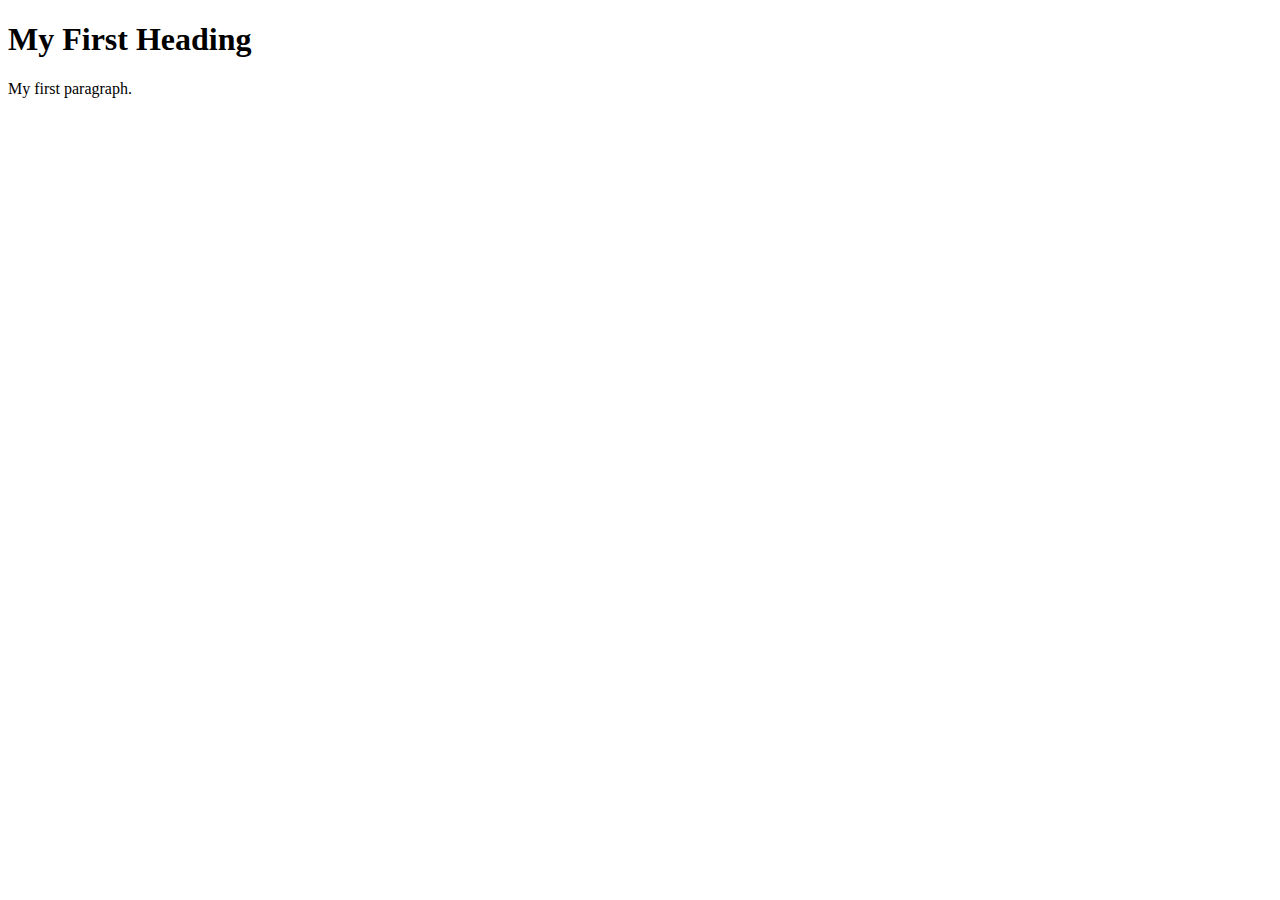
<file: index.html>
<!DOCTYPE html>
<html>
  <head>
    <title>TurkeyDayRide - Phoenix</title>
    <meta charset="utf-8">
    <meta name="viewport" content="width=device-width, initial-scale=1" />
  </head>
  <body>
    <h1>My First Heading</h1>
    <p>My first paragraph.</p>
  </body> 
</html>
</file>
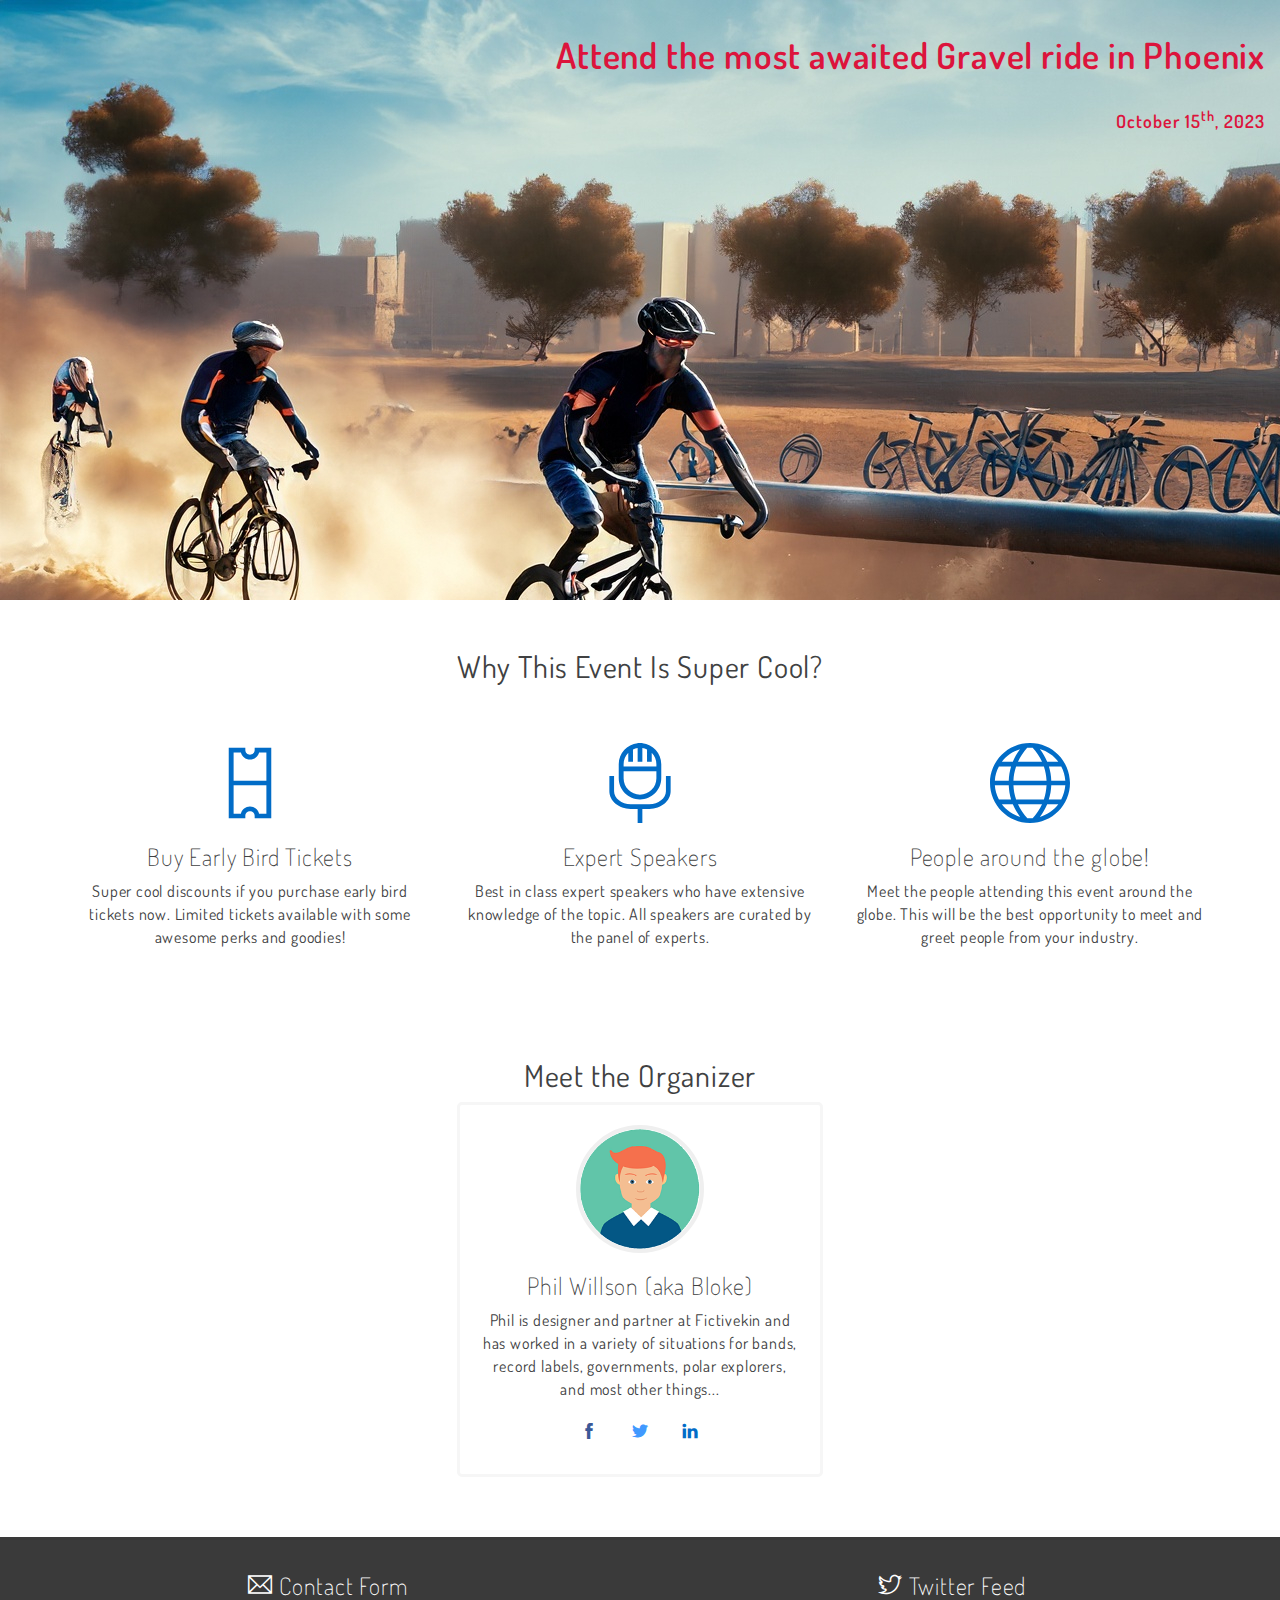
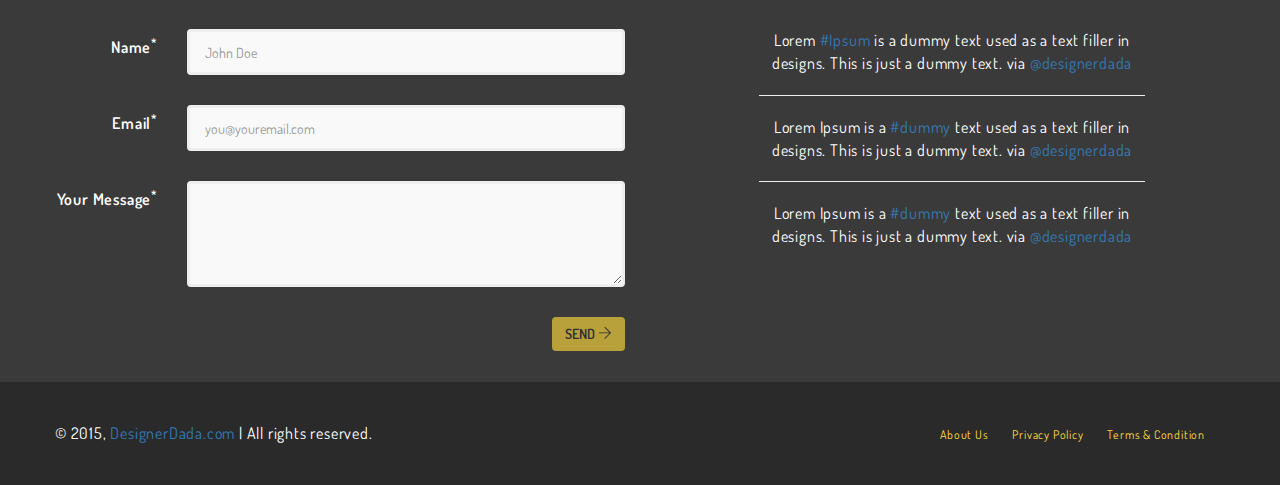
<file: phil/index.html>
<!DOCTYPE html>
<html lang="en">
<head>
  <meta charset="utf-8">
  <meta http-equiv="X-UA-Compatible" content="IE=edge">
  <meta name="viewport" content="width=device-width, initial-scale=1">
  <meta name="author" content="Joel Nelson">
  <title>Phil's Gravel Ride</title>
  <!-- Bootstrap -->
  <link href="./css/bootstrap.min.css" rel="stylesheet">
  <link href="./css/style.css" rel="stylesheet">
  <link href="./css/themify-icons.css" rel="stylesheet">
  <link href='./css/dosis-font.css' rel='stylesheet' type='text/css'>
</head>
    <body id="page-top" data-spy="scroll" data-target=".side-menu">
      <div class="container-fluid">
        <!-- Start: Header -->
        <div class="row hero-header" style="padding: 0;" id="home">
          <div class="col-md-7 pull-right text-right" style="color:crimson;">
            <!-- <img src="img/meetup-logo.png" title="logo" class="logo"> -->
            <h1 style="font-weight: bold;">Attend the most awaited Gravel ride in Phoenix</h1>
            <h4 style="font-weight: bold;opacity: 1;"> October 15<sup>th</sup>, 2023</h4>
          </div>
        </div>
        <!-- End: Header -->
      </div>
      <div class="container">
        <!-- Start: Desc -->
        <div class="row me-row content-ct">
          <h2 class="row-title">Why This Event Is Super Cool?</h2>
          <div class="col-md-4 feature">
            <span class="ti-ticket"></span>
            <h3>Buy Early Bird Tickets</h3>
            <p>Super cool discounts if you purchase early bird tickets now. Limited tickets available with some awesome perks and goodies!</p>
          </div>
          <div class="col-md-4 feature">
            <span class="ti-microphone"></span>
            <h3>Expert Speakers</h3>
            <p>Best in class expert speakers who have extensive knowledge of the topic. All speakers are curated by the panel of experts.</p>
          </div>
          <div class="col-md-4 feature">
            <span class="ti-world"></span>
            <h3>People around the globe!</h3>
            <p>Meet the people attending this event around the globe. This will be the best opportunity to meet and greet people from your industry.</p>
          </div>
        </div>
        <!-- End: Desc -->

        <!-- Start: Speakers -->
        <div class="row me-row content-ct speaker" id="speakers">
          <h2 class="row-title">Meet the Organizer</h2>
          <div class="col-md-4 col-sm-6 feature row" style="float: none;margin: 0 auto;">
            <img src="./img/speaker-1.png" class="speaker-img">
            <h3>Phil Willson (aka Bloke)</h3>
            <p>Phil is designer and partner at Fictivekin and has worked in a variety of situations for bands, record labels, governments, polar explorers, and most other things...</p>
            <ul class="speaker-social">
              <li><a href="#"><span class="ti-facebook"></span></a></li>
              <li><a href="#"><span class="ti-twitter-alt"></span></a></li>
              <li><a href="#"><span class="ti-linkedin"></span></a></li>
            </ul>
          </div>
        </div>
        <!-- End: Speakers -->
      </div>

      <!-- Start: Footer -->
      <div class="container-fluid footer">
        <div class="row contact">
          <div class="col-md-6 contact-form">
            <h3 class="content-ct"><span class="ti-email"></span> Contact Form</h3>
            <form class="form-horizontal" data-toggle="validator" role="form">
              <div class="form-group">
                <label for="name" class="col-sm-3 control-label">Name<sup>*</sup></label>
                <div class="col-sm-9">
                  <input type="text" class="form-control" id="name" placeholder="John Doe" required>
                  <div class="help-block with-errors pull-right"></div>
                  <span class="form-control-feedback" aria-hidden="true"></span>
                </div>
              </div>
              <div class="form-group">
                <label for="email" class="col-sm-3 control-label">Email<sup>*</sup></label>
                <div class="col-sm-9">
                  <input type="email" class="form-control" id="email" placeholder="you@youremail.com" required>
                  <div class="help-block with-errors pull-right"></div>
                  <span class="form-control-feedback" aria-hidden="true"></span>
                </div>
              </div>
              <div class="form-group">
                <label for="message" class="col-sm-3 control-label">Your Message<sup>*</sup></label>
                <div class="col-sm-9">
                  <textarea id="message" class="form-control" rows="3" required></textarea>
                  <div class="help-block with-errors pull-right"></div>
                  <span class="form-control-feedback" aria-hidden="true"></span>
                </div>
              </div>
              <div class="form-group">
                <div class="col-sm-offset-3 col-sm-9">
                  <button type="submit" id="submit" name="submit" class="btn btn-yellow pull-right">Send <span class="ti-arrow-right"></span></button>
                </div>
              </div>
            </form>
          </div>
          <div class="col-md-4 col-md-offset-1 content-ct">
            <h3><span class="ti-twitter"></span> Twitter Feed</h3>
            <p>Lorem <a href="#">#Ipsum</a> is a dummy text used as a text filler in designs. This is just a dummy text. via <a href="#">@designerdada</a> </p>
            <hr>
            <p>Lorem Ipsum is a <a href="#">#dummy</a> text used as a text filler in designs. This is just a dummy text. via <a href="#">@designerdada</a> </p>
            <hr>
            <p>Lorem Ipsum is a <a href="#">#dummy</a> text used as a text filler in designs. This is just a dummy text. via <a href="#">@designerdada</a> </p>
          </div>
        </div>
        <div class="row footer-credit">
          <div class="col-md-6 col-sm-6">
            <p>&copy; 2015, <a href="http://www.designerdada.com">DesignerDada.com</a> | All rights reserved.</p>
          </div>
          <div class="col-md-6 col-sm-6"> 
            <ul class="footer-menu">
              <li><a href="#">About Us</a></li>
              <li><a href="#">Privacy Policy</a></li>
              <li><a href="#">Terms &amp; Condition</a></li>
            </ul>
          </div>
        </div>
      </div>
      <!-- End: Footer -->

      <!-- jQuery (necessary for Bootstrap's JavaScript plugins) -->
      <script src="./js/jquery.min.js"></script>
      <!-- Include all compiled plugins (below), or include individual files as needed -->
      <script src="./js/bootstrap.min.js"></script>
      <script src="./js/jquery.easing.min.js"></script>
      <!-- <script src="./js/scrolling-nav.js"></script> -->
      <script src="./js/validator.js"></script>

    </body>
    </html>
</file>
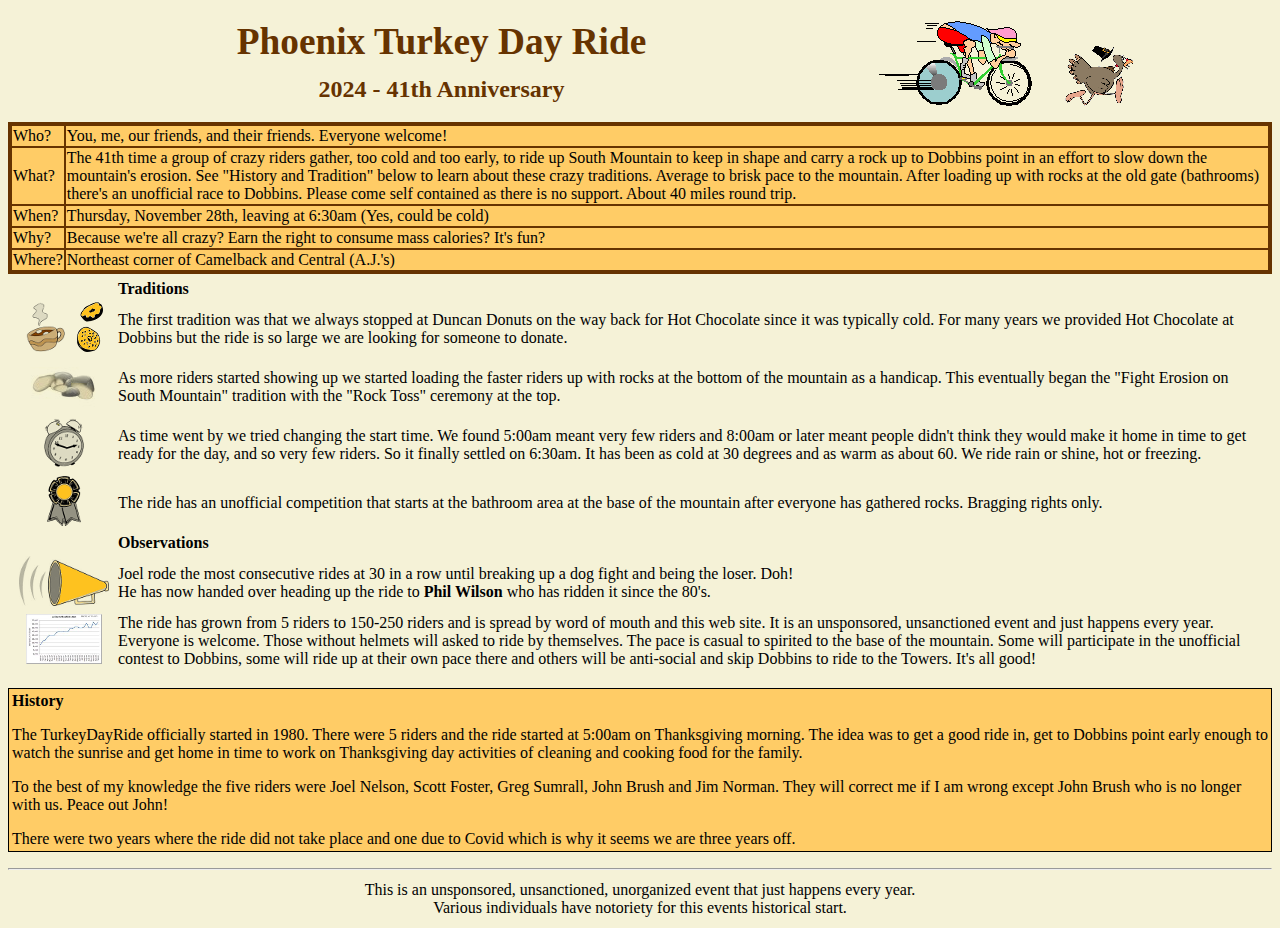
<file: turkey/index.html>
<!DOCTYPE html>
<html>
    <head>
    	<meta charset="utf-8" />
        <title>Turkey Day Ride</title>
        <style>
        	body {background-color: #f5f2d7}
        	#slider { width:393px; position:relative; overflow:hidden; }
        </style>
    </head>
    <body>
        <table style="border:0;width:100%">
        	<tr>
        		<td style="text-align:center;font-weight:bold;font-size:28pt;color:#663300">
        			Phoenix Turkey Day Ride<br><span style="font-size:18pt">2024 - 41th Anniversary</span>
        		</td>
        		<td style="width:393px">
        			<div id="slider"><img id="slider-image" src="./turkey_chase.gif"/></div>
        		</td>
        	</tr>
        	<tr>
        		<td style="text-align:center"></td>
        		<td></td>
        	</tr>
        </table>
        <table style="border:0;width:100%;background-color:#663300;cell-spacing:2px;padding:2px;">
        		<tr style="background-color:#ffcc66"><td>Who?</td><td>You, me, our friends, and their friends. Everyone welcome!</td></tr>
        		<tr style="background-color:#ffcc66"><td>What?</td><td>The 41th time a group of crazy riders gather, too cold and too early, to ride up South Mountain to keep in shape and carry a rock up to Dobbins point in an effort to slow down the mountain's erosion. See "History and Tradition" below to learn about these crazy traditions. Average to brisk pace to the mountain. After loading up with rocks at the old gate (bathrooms) there's an unofficial race to Dobbins. Please come self contained as there is no support. About 40 miles round trip.</td></tr>
        		<tr style="background-color:#ffcc66"><td>When?</td><td>Thursday, November 28th, leaving at 6:30am (Yes, could be cold)</td></tr>
        		<tr style="background-color:#ffcc66"><td>Why?</td><td>Because we're all crazy? Earn the right to consume mass calories? It's fun?</td></tr>
        		<tr style="background-color:#ffcc66"><td>Where?</td><td>Northeast corner of Camelback and Central (A.J.'s)</td></tr>
        </table>
        <table style="width:100%">
        	<tr>
        		<td>
        			<table style="width:100%">
						<tr><td></td><td><strong>Traditions</strong></td></tr>
						<tr><td width="100px" align="center"><img src="./chocolate.png"> &nbsp; <img src="./donut.png"></td><td>The first tradition was that we always stopped at Duncan Donuts on the way back for Hot Chocolate since it was typically cold. For many years we provided Hot Chocolate at Dobbins but the ride is so large we are looking for someone to donate.</td></tr>
						<tr><td width="100px" align="center"><img src="./rocks.png"></td><td>As more riders started showing up we started loading the faster riders up with rocks at the bottom of the mountain as a handicap. This eventually began the "Fight Erosion on South Mountain" tradition with the "Rock Toss" ceremony at the top.</td></tr>
						<tr><td width="100px" align="center"><img src="./clock.png"></td><td>As time went by we tried changing the start time. We found 5:00am meant very few riders and 8:00am or later meant people didn't think they would make it home in time to get ready for the day, and so very few riders. So it finally settled on 6:30am. It has been as cold at 30 degrees and as warm as about 60. We ride rain or shine, hot or freezing.</td></tr>
						<tr><td width="100px" align="center"><img src="./award.png"></td><td>The ride has an unofficial competition that starts at the bathroom area at the base of the mountain after everyone has gathered rocks. Bragging rights only.</td></tr>
						<tr><td></td><td><strong>Observations</strong></td></tr>
						<tr><td width="100px" align="center"><img src="./megaphone.png"></td><td>Joel rode the most consecutive rides at 30 in a row until breaking up a dog fight and being the loser. Doh! <br />He has now handed over heading up the ride to <strong>Phil Wilson</strong> who has ridden it since the 80's.</td></tr>
						<tr><td width="100px" align="center"><img src="./growth.png"></td><td>The ride has grown from 5 riders to 150-250 riders and is spread by word of mouth and this web site. It is an unsponsored, unsanctioned event and just happens every year. Everyone is welcome. Those without helmets will asked to ride by themselves. The pace is casual to spirited to the base of the mountain. Some will participate in the unofficial contest to Dobbins, some will ride up at their own pace there and others will be anti-social and skip Dobbins to ride to the Towers. It's all good!</td></tr>
						<tr><td width="100px" align="center"></td><td></td></tr>
        			</table>
        		</td>
        	</tr>
        </table>
		<div style="border: 1px solid black; background-color: #ffcc66; margin: 10px 0 0; padding: 3px;">
			<b>History</b><br />
			<p>The TurkeyDayRide officially started in 1980. There were 5 riders and the ride started at 5:00am on Thanksgiving morning. The idea was to get a good ride in, get to Dobbins point early enough to watch the sunrise and get home in time to work on Thanksgiving day activities of cleaning and cooking food for the family.</p>
			<p>To the best of my knowledge the five riders were Joel Nelson, Scott Foster, Greg Sumrall, John Brush and Jim Norman. They will correct me if I am wrong except John Brush who is no longer with us. Peace out John! </p>
			There were two years where the ride did not take place and one due to Covid which is why it seems we are three years off.
		</div>
		<p />
		<hr />
		<table style="width:100%">
			<tr><td style="text-align:center;">This is an unsponsored, unsanctioned, unorganized event that just happens every year.<br>Various individuals have notoriety for this events historical start.</td></tr>
		</table>
    </body>
</html>
</file>
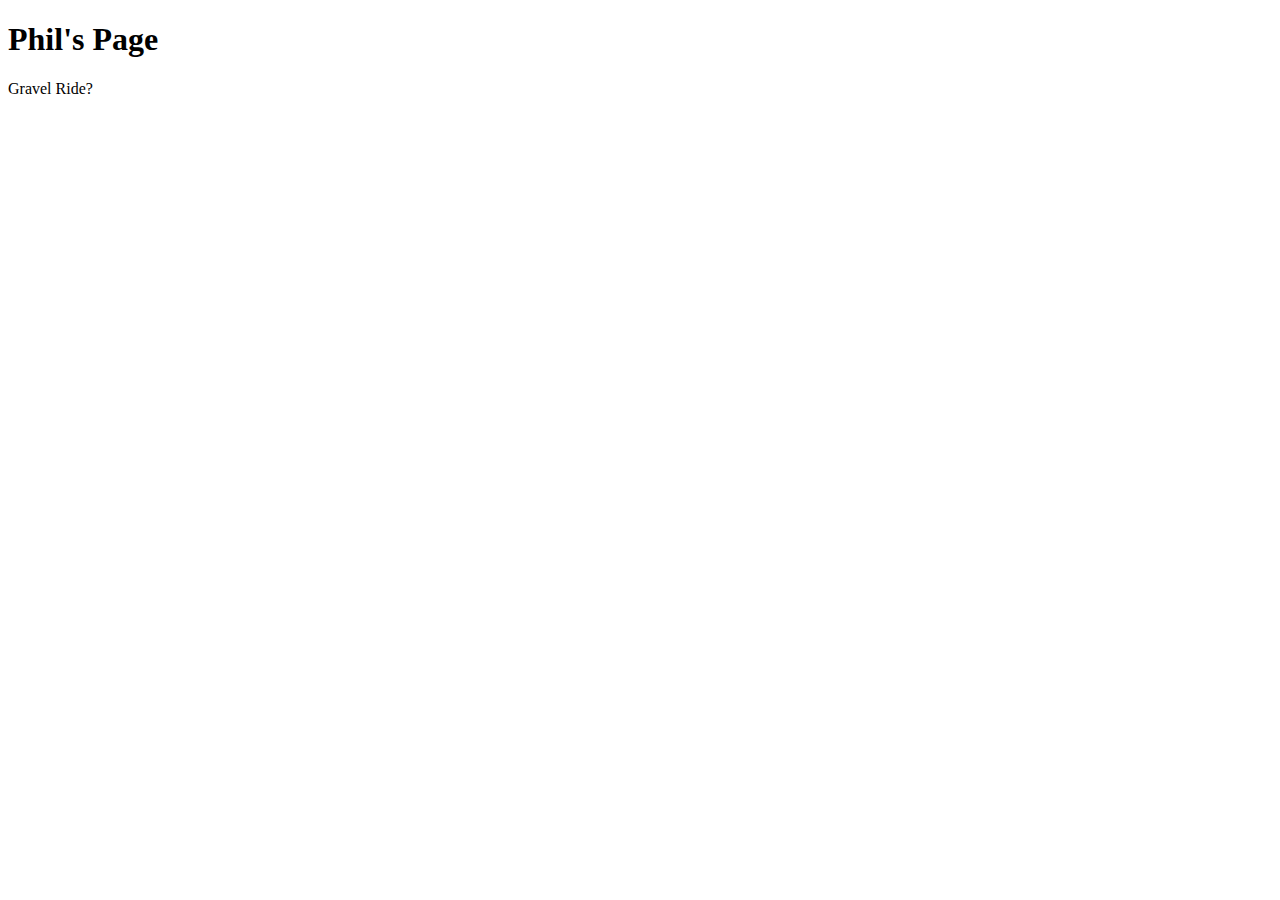
<file: phil/phil.html>
<!DOCTYPE html>
<html>

<head>
    <title>Phil's Gravel Ride</title>
    <meta charset="utf-8">
    <meta name="viewport" content="width=device-width, initial-scale=1" />
</head>

<body>
  <h1>Phil's Page</h1>
  <p>Gravel Ride?</p>
</body>

</html>
</file>
<file: phil/css/style.css>
body {
	font-family: 'Dosis', sans-serif;
    color: #404142;
    font-size: 16px;
	letter-spacing: 0.8px;
}
h1, h2, h3, h4, h5, h6 {
	font-weight: 200;
}
ul {
	margin: 0;
	padding: 0;
	list-style: none;
}
a {
	-webkit-transition: all 0.3s;
  	-moz-transition: all 0.3s;
  	transition: all 0.3s;
}
a:hover, a:focus, a:active, a:visited {
    text-decoration: none;
}

/* Buttons override */
.btn {
	text-transform: uppercase;
    font-weight: 600;
}
.btn-lg {
	padding: 15px 40px;
    font-size: 16px;
    line-height: none;
    border-radius: 4px;
}
.btn-red {
	background-color: #dd5138;
	color: #fff;
}
.btn-yellow {
	background-color: #fcd93b;
	color: #2a2a2a;
	opacity: 0.8;
}
.btn-yellow:hover {
	opacity: 1;
}
.btn-yellow.disabled:hover,
.btn-yellow[disabled]:hover {
    opacity: 0.65;
}
.content-ct {
	text-align: center;
}

/* ------------------
	Navigation 
------------------ */
.side-menu {
	position: fixed;
	right: 30px;
	top: 50%;
    transform: translateY(-73px);
    z-index: 99;
}
.side-menu ul li {
    text-align: right;
    margin: 10px 0;
}
.side-menu ul li a span {
	display: inline-block;
}
.side-menu ul li a span.menu-title {
	color: #fff;
    position: relative;
    margin-right: 10px;
    text-transform: uppercase;
    font-size: 12px;
    background-color: #dd5138;
    padding: 3px 10px;
    font-weight: 600;
    border-radius: 3px;
    -webkit-transition: -webkit-transform 0.2s, opacity 0.2s;
    -moz-transition: -moz-transform 0.2s, opacity 0.2s;
    transition: transform 0.2s, opacity 0.2s;
    -webkit-transform-origin: 100% 50%;
    -moz-transform-origin: 100% 50%;
    -ms-transform-origin: 100% 50%;
    -o-transform-origin: 100% 50%;
    transform-origin: 100% 50%;
    opacity: 0;
}
.side-menu ul li a:hover span.menu-title {
    opacity: 1;
}
.side-menu ul li a span.dot {
    position: relative;
    background-color: #dd5138;
    border-radius: 2em;
    height: 10px;
    width: 10px;
    -webkit-transition: all 0.3s;
  	-moz-transition: all 0.3s;
  	transition: all 0.3s;
}
.side-menu ul li a:hover span.dot {
	transform: scale(1.8);
}


.hero-header {
	background: #016cc7;
	min-height: 600px;
	padding: 5em;
	color: #fff;
}
.hero-header h1 {
	margin: 1em 0 0 0;
}
.hero-header h4 {
	font-weight: normal;
	opacity: 0.6;
    letter-spacing: 1px;
    margin: 2em 0;
}
.hero-header .logo {
	max-width: 180px;
}
.hero-header .btn {
	margin-top: 3em;
}
.hero-header .rocket {
	max-width: 100%;
}
.me-row {
	padding: 30px 0;
}
.row-title {
	font-weight: 400;
}
.feature {
	padding: 20px;
	margin-top: 30px;
}
.feature span {
	font-size: 5em;
    color: #016cc7;
}

.speaker .feature {
	width: 31.333333%;
	-webkit-transition: all 0.3s;
  	-moz-transition: all 0.3s;
  	transition: all 0.3s;
  	margin-right: 20px;
  	border: 3px solid #f6f6f6;
    border-radius: 5px;
}
.speaker .feature:hover {
    box-shadow: 3px 3px 10px #ccc;
    transform: translateY(-10px);
}
.speaker-img {
	max-width: 40%;
    border: 4px solid #efefef;
    border-radius: 50%;
}
ul.speaker-social li {
	list-style: none;
	display: inline-block;
	margin: 10px 5px;
}
ul.speaker-social li a {
	font-size: 0.2em;
	padding: 0 10px;
}
ul.speaker-social li a:hover {
	text-decoration: none;
}
a span.ti-facebook {
	color: #3b5998;
}
a span.ti-twitter-alt {
	color: #4099ff;
}

.tickets {
	background-color: #fcd93b;
}
.tickets .price {
	font-size: 4em;
	color: #dd5138;
    font-weight: 100;
}
.tickets .price sup {
	font-size: 0.4em;
}


.nav-tabs {
    margin-top: 20px;
}
.schedule .media {
	margin-top: 4em;
}
.schedule .media-object {
	max-width: 100px;
}
.schedule .media-heading {
	font-weight: 600;
    border-bottom: 2px solid #efefef;
    padding-bottom: 10px;
}
.schedule .media-body h5 {
	text-transform: uppercase;
	font-weight: 600;
}


.footer {
    background-color: #2a2a2a;
    margin-top: 30px;
    color: #fff;
}
.footer p {
    margin-bottom: 0;
}
.footer-credit {
    padding: 40px;
}
ul.footer-menu {
    text-align: right;
}
ul.footer-menu li {
    display: inline-block;
}
ul.footer-menu li a {
    font-size: 12px;
    color: #fcd93b;
    padding-right: 20px;
}
ul.footer-menu li a:hover {
    color: #dd5138;
}


.contact {
    background-color: #3a3a3a;
    color: #fff;
    padding: 1em;
}
.contact h3 {
    margin-bottom: 30px;
}
.form-control {
    padding: 20px 15px;
    border: 3px solid #eee;
    background-color: #f9f9f9;
    box-shadow: none;
}
.help-block {
    font-size: 12px;
}
.form-control-feedback {
    top: 15px;
    right: 15px;
}

.animated { 
    -webkit-animation-duration: 5s; 
    animation-duration: 5s; 
    -webkit-animation-fill-mode: both; 
    animation-fill-mode: both; 
    -webkit-animation-timing-function: linear; 
    animation-timing-function: linear; 
    animation-iteration-count:infinite; 
    -webkit-animation-iteration-count:infinite; 
} 

@-webkit-keyframes bounce { 
    0%, 20%, 50%, 80%, 100% {-webkit-transform: translateY(0);} 
    40% {-webkit-transform: translateY(-30px);} 
    60% {-webkit-transform: translateY(-15px);} 
} 

@keyframes bounce { 
    0%, 20%, 50%, 80%, 100% {transform: translateY(0);} 
    40% {transform: translateY(-30px);} 
    60% {transform: translateY(-15px);} 
} 

.bounce { 
    -webkit-animation-name: bounce; 
    animation-name: bounce; 
}

/* ========================================
    Custom Media Queries
======================================== */

/* Mobile */

@media (max-width: 767px) {
    .hero-header {
        padding: 3em 1em 1em 1em;
        text-align: center;
        max-height: 550px;
    }
    .speaker .feature {
        width: 100%
    }
    .footer-credit {
        text-align: center;
        padding: 40px 20px;
    }
    ul.footer-menu {
        text-align: center;
        margin-top: 30px;
    }
}


/* iPad Portrait */

@media (min-width: 768px) and (max-width: 991px) {
    .hero-header {
        padding: 3em 1em 1em 1em;
        text-align: center;
    }
    .speaker .feature {
        width: 49%;
        margin-right: 7px;
    }
    ul.footer-menu {
        margin-top: 0;
    }
}


/* iPad Landscape */

@media (min-width: 992px) and (max-width: 1199px) {
    .speaker .feature {
        width: 49%;
        margin-right: 9px;
    }
}

#home {
    background-image: url("../img/riders.jpg");
}
</file>
<file: phil/css/themify-icons.css>
@font-face {
	font-family: 'themify';
	src:url('../fonts/themify.eot?-fvbane');
	src:url('../fonts/themify.eot?#iefix-fvbane') format('embedded-opentype'),
		url('../fonts/themify.woff?-fvbane') format('woff'),
		url('../fonts/themify.ttf?-fvbane') format('truetype'),
		url('../fonts/themify.svg?-fvbane#themify') format('svg');
	font-weight: normal;
	font-style: normal;
}

[class^="ti-"], [class*=" ti-"] {
	font-family: 'themify';
	speak: none;
	font-style: normal;
	font-weight: normal;
	font-variant: normal;
	text-transform: none;
	line-height: 1;

	/* Better Font Rendering =========== */
	-webkit-font-smoothing: antialiased;
	-moz-osx-font-smoothing: grayscale;
}

.ti-wand:before {
	content: "\e600";
}
.ti-volume:before {
	content: "\e601";
}
.ti-user:before {
	content: "\e602";
}
.ti-unlock:before {
	content: "\e603";
}
.ti-unlink:before {
	content: "\e604";
}
.ti-trash:before {
	content: "\e605";
}
.ti-thought:before {
	content: "\e606";
}
.ti-target:before {
	content: "\e607";
}
.ti-tag:before {
	content: "\e608";
}
.ti-tablet:before {
	content: "\e609";
}
.ti-star:before {
	content: "\e60a";
}
.ti-spray:before {
	content: "\e60b";
}
.ti-signal:before {
	content: "\e60c";
}
.ti-shopping-cart:before {
	content: "\e60d";
}
.ti-shopping-cart-full:before {
	content: "\e60e";
}
.ti-settings:before {
	content: "\e60f";
}
.ti-search:before {
	content: "\e610";
}
.ti-zoom-in:before {
	content: "\e611";
}
.ti-zoom-out:before {
	content: "\e612";
}
.ti-cut:before {
	content: "\e613";
}
.ti-ruler:before {
	content: "\e614";
}
.ti-ruler-pencil:before {
	content: "\e615";
}
.ti-ruler-alt:before {
	content: "\e616";
}
.ti-bookmark:before {
	content: "\e617";
}
.ti-bookmark-alt:before {
	content: "\e618";
}
.ti-reload:before {
	content: "\e619";
}
.ti-plus:before {
	content: "\e61a";
}
.ti-pin:before {
	content: "\e61b";
}
.ti-pencil:before {
	content: "\e61c";
}
.ti-pencil-alt:before {
	content: "\e61d";
}
.ti-paint-roller:before {
	content: "\e61e";
}
.ti-paint-bucket:before {
	content: "\e61f";
}
.ti-na:before {
	content: "\e620";
}
.ti-mobile:before {
	content: "\e621";
}
.ti-minus:before {
	content: "\e622";
}
.ti-medall:before {
	content: "\e623";
}
.ti-medall-alt:before {
	content: "\e624";
}
.ti-marker:before {
	content: "\e625";
}
.ti-marker-alt:before {
	content: "\e626";
}
.ti-arrow-up:before {
	content: "\e627";
}
.ti-arrow-right:before {
	content: "\e628";
}
.ti-arrow-left:before {
	content: "\e629";
}
.ti-arrow-down:before {
	content: "\e62a";
}
.ti-lock:before {
	content: "\e62b";
}
.ti-location-arrow:before {
	content: "\e62c";
}
.ti-link:before {
	content: "\e62d";
}
.ti-layout:before {
	content: "\e62e";
}
.ti-layers:before {
	content: "\e62f";
}
.ti-layers-alt:before {
	content: "\e630";
}
.ti-key:before {
	content: "\e631";
}
.ti-import:before {
	content: "\e632";
}
.ti-image:before {
	content: "\e633";
}
.ti-heart:before {
	content: "\e634";
}
.ti-heart-broken:before {
	content: "\e635";
}
.ti-hand-stop:before {
	content: "\e636";
}
.ti-hand-open:before {
	content: "\e637";
}
.ti-hand-drag:before {
	content: "\e638";
}
.ti-folder:before {
	content: "\e639";
}
.ti-flag:before {
	content: "\e63a";
}
.ti-flag-alt:before {
	content: "\e63b";
}
.ti-flag-alt-2:before {
	content: "\e63c";
}
.ti-eye:before {
	content: "\e63d";
}
.ti-export:before {
	content: "\e63e";
}
.ti-exchange-vertical:before {
	content: "\e63f";
}
.ti-desktop:before {
	content: "\e640";
}
.ti-cup:before {
	content: "\e641";
}
.ti-crown:before {
	content: "\e642";
}
.ti-comments:before {
	content: "\e643";
}
.ti-comment:before {
	content: "\e644";
}
.ti-comment-alt:before {
	content: "\e645";
}
.ti-close:before {
	content: "\e646";
}
.ti-clip:before {
	content: "\e647";
}
.ti-angle-up:before {
	content: "\e648";
}
.ti-angle-right:before {
	content: "\e649";
}
.ti-angle-left:before {
	content: "\e64a";
}
.ti-angle-down:before {
	content: "\e64b";
}
.ti-check:before {
	content: "\e64c";
}
.ti-check-box:before {
	content: "\e64d";
}
.ti-camera:before {
	content: "\e64e";
}
.ti-announcement:before {
	content: "\e64f";
}
.ti-brush:before {
	content: "\e650";
}
.ti-briefcase:before {
	content: "\e651";
}
.ti-bolt:before {
	content: "\e652";
}
.ti-bolt-alt:before {
	content: "\e653";
}
.ti-blackboard:before {
	content: "\e654";
}
.ti-bag:before {
	content: "\e655";
}
.ti-move:before {
	content: "\e656";
}
.ti-arrows-vertical:before {
	content: "\e657";
}
.ti-arrows-horizontal:before {
	content: "\e658";
}
.ti-fullscreen:before {
	content: "\e659";
}
.ti-arrow-top-right:before {
	content: "\e65a";
}
.ti-arrow-top-left:before {
	content: "\e65b";
}
.ti-arrow-circle-up:before {
	content: "\e65c";
}
.ti-arrow-circle-right:before {
	content: "\e65d";
}
.ti-arrow-circle-left:before {
	content: "\e65e";
}
.ti-arrow-circle-down:before {
	content: "\e65f";
}
.ti-angle-double-up:before {
	content: "\e660";
}
.ti-angle-double-right:before {
	content: "\e661";
}
.ti-angle-double-left:before {
	content: "\e662";
}
.ti-angle-double-down:before {
	content: "\e663";
}
.ti-zip:before {
	content: "\e664";
}
.ti-world:before {
	content: "\e665";
}
.ti-wheelchair:before {
	content: "\e666";
}
.ti-view-list:before {
	content: "\e667";
}
.ti-view-list-alt:before {
	content: "\e668";
}
.ti-view-grid:before {
	content: "\e669";
}
.ti-uppercase:before {
	content: "\e66a";
}
.ti-upload:before {
	content: "\e66b";
}
.ti-underline:before {
	content: "\e66c";
}
.ti-truck:before {
	content: "\e66d";
}
.ti-timer:before {
	content: "\e66e";
}
.ti-ticket:before {
	content: "\e66f";
}
.ti-thumb-up:before {
	content: "\e670";
}
.ti-thumb-down:before {
	content: "\e671";
}
.ti-text:before {
	content: "\e672";
}
.ti-stats-up:before {
	content: "\e673";
}
.ti-stats-down:before {
	content: "\e674";
}
.ti-split-v:before {
	content: "\e675";
}
.ti-split-h:before {
	content: "\e676";
}
.ti-smallcap:before {
	content: "\e677";
}
.ti-shine:before {
	content: "\e678";
}
.ti-shift-right:before {
	content: "\e679";
}
.ti-shift-left:before {
	content: "\e67a";
}
.ti-shield:before {
	content: "\e67b";
}
.ti-notepad:before {
	content: "\e67c";
}
.ti-server:before {
	content: "\e67d";
}
.ti-quote-right:before {
	content: "\e67e";
}
.ti-quote-left:before {
	content: "\e67f";
}
.ti-pulse:before {
	content: "\e680";
}
.ti-printer:before {
	content: "\e681";
}
.ti-power-off:before {
	content: "\e682";
}
.ti-plug:before {
	content: "\e683";
}
.ti-pie-chart:before {
	content: "\e684";
}
.ti-paragraph:before {
	content: "\e685";
}
.ti-panel:before {
	content: "\e686";
}
.ti-package:before {
	content: "\e687";
}
.ti-music:before {
	content: "\e688";
}
.ti-music-alt:before {
	content: "\e689";
}
.ti-mouse:before {
	content: "\e68a";
}
.ti-mouse-alt:before {
	content: "\e68b";
}
.ti-money:before {
	content: "\e68c";
}
.ti-microphone:before {
	content: "\e68d";
}
.ti-menu:before {
	content: "\e68e";
}
.ti-menu-alt:before {
	content: "\e68f";
}
.ti-map:before {
	content: "\e690";
}
.ti-map-alt:before {
	content: "\e691";
}
.ti-loop:before {
	content: "\e692";
}
.ti-location-pin:before {
	content: "\e693";
}
.ti-list:before {
	content: "\e694";
}
.ti-light-bulb:before {
	content: "\e695";
}
.ti-Italic:before {
	content: "\e696";
}
.ti-info:before {
	content: "\e697";
}
.ti-infinite:before {
	content: "\e698";
}
.ti-id-badge:before {
	content: "\e699";
}
.ti-hummer:before {
	content: "\e69a";
}
.ti-home:before {
	content: "\e69b";
}
.ti-help:before {
	content: "\e69c";
}
.ti-headphone:before {
	content: "\e69d";
}
.ti-harddrives:before {
	content: "\e69e";
}
.ti-harddrive:before {
	content: "\e69f";
}
.ti-gift:before {
	content: "\e6a0";
}
.ti-game:before {
	content: "\e6a1";
}
.ti-filter:before {
	content: "\e6a2";
}
.ti-files:before {
	content: "\e6a3";
}
.ti-file:before {
	content: "\e6a4";
}
.ti-eraser:before {
	content: "\e6a5";
}
.ti-envelope:before {
	content: "\e6a6";
}
.ti-download:before {
	content: "\e6a7";
}
.ti-direction:before {
	content: "\e6a8";
}
.ti-direction-alt:before {
	content: "\e6a9";
}
.ti-dashboard:before {
	content: "\e6aa";
}
.ti-control-stop:before {
	content: "\e6ab";
}
.ti-control-shuffle:before {
	content: "\e6ac";
}
.ti-control-play:before {
	content: "\e6ad";
}
.ti-control-pause:before {
	content: "\e6ae";
}
.ti-control-forward:before {
	content: "\e6af";
}
.ti-control-backward:before {
	content: "\e6b0";
}
.ti-cloud:before {
	content: "\e6b1";
}
.ti-cloud-up:before {
	content: "\e6b2";
}
.ti-cloud-down:before {
	content: "\e6b3";
}
.ti-clipboard:before {
	content: "\e6b4";
}
.ti-car:before {
	content: "\e6b5";
}
.ti-calendar:before {
	content: "\e6b6";
}
.ti-book:before {
	content: "\e6b7";
}
.ti-bell:before {
	content: "\e6b8";
}
.ti-basketball:before {
	content: "\e6b9";
}
.ti-bar-chart:before {
	content: "\e6ba";
}
.ti-bar-chart-alt:before {
	content: "\e6bb";
}
.ti-back-right:before {
	content: "\e6bc";
}
.ti-back-left:before {
	content: "\e6bd";
}
.ti-arrows-corner:before {
	content: "\e6be";
}
.ti-archive:before {
	content: "\e6bf";
}
.ti-anchor:before {
	content: "\e6c0";
}
.ti-align-right:before {
	content: "\e6c1";
}
.ti-align-left:before {
	content: "\e6c2";
}
.ti-align-justify:before {
	content: "\e6c3";
}
.ti-align-center:before {
	content: "\e6c4";
}
.ti-alert:before {
	content: "\e6c5";
}
.ti-alarm-clock:before {
	content: "\e6c6";
}
.ti-agenda:before {
	content: "\e6c7";
}
.ti-write:before {
	content: "\e6c8";
}
.ti-window:before {
	content: "\e6c9";
}
.ti-widgetized:before {
	content: "\e6ca";
}
.ti-widget:before {
	content: "\e6cb";
}
.ti-widget-alt:before {
	content: "\e6cc";
}
.ti-wallet:before {
	content: "\e6cd";
}
.ti-video-clapper:before {
	content: "\e6ce";
}
.ti-video-camera:before {
	content: "\e6cf";
}
.ti-vector:before {
	content: "\e6d0";
}
.ti-themify-logo:before {
	content: "\e6d1";
}
.ti-themify-favicon:before {
	content: "\e6d2";
}
.ti-themify-favicon-alt:before {
	content: "\e6d3";
}
.ti-support:before {
	content: "\e6d4";
}
.ti-stamp:before {
	content: "\e6d5";
}
.ti-split-v-alt:before {
	content: "\e6d6";
}
.ti-slice:before {
	content: "\e6d7";
}
.ti-shortcode:before {
	content: "\e6d8";
}
.ti-shift-right-alt:before {
	content: "\e6d9";
}
.ti-shift-left-alt:before {
	content: "\e6da";
}
.ti-ruler-alt-2:before {
	content: "\e6db";
}
.ti-receipt:before {
	content: "\e6dc";
}
.ti-pin2:before {
	content: "\e6dd";
}
.ti-pin-alt:before {
	content: "\e6de";
}
.ti-pencil-alt2:before {
	content: "\e6df";
}
.ti-palette:before {
	content: "\e6e0";
}
.ti-more:before {
	content: "\e6e1";
}
.ti-more-alt:before {
	content: "\e6e2";
}
.ti-microphone-alt:before {
	content: "\e6e3";
}
.ti-magnet:before {
	content: "\e6e4";
}
.ti-line-double:before {
	content: "\e6e5";
}
.ti-line-dotted:before {
	content: "\e6e6";
}
.ti-line-dashed:before {
	content: "\e6e7";
}
.ti-layout-width-full:before {
	content: "\e6e8";
}
.ti-layout-width-default:before {
	content: "\e6e9";
}
.ti-layout-width-default-alt:before {
	content: "\e6ea";
}
.ti-layout-tab:before {
	content: "\e6eb";
}
.ti-layout-tab-window:before {
	content: "\e6ec";
}
.ti-layout-tab-v:before {
	content: "\e6ed";
}
.ti-layout-tab-min:before {
	content: "\e6ee";
}
.ti-layout-slider:before {
	content: "\e6ef";
}
.ti-layout-slider-alt:before {
	content: "\e6f0";
}
.ti-layout-sidebar-right:before {
	content: "\e6f1";
}
.ti-layout-sidebar-none:before {
	content: "\e6f2";
}
.ti-layout-sidebar-left:before {
	content: "\e6f3";
}
.ti-layout-placeholder:before {
	content: "\e6f4";
}
.ti-layout-menu:before {
	content: "\e6f5";
}
.ti-layout-menu-v:before {
	content: "\e6f6";
}
.ti-layout-menu-separated:before {
	content: "\e6f7";
}
.ti-layout-menu-full:before {
	content: "\e6f8";
}
.ti-layout-media-right-alt:before {
	content: "\e6f9";
}
.ti-layout-media-right:before {
	content: "\e6fa";
}
.ti-layout-media-overlay:before {
	content: "\e6fb";
}
.ti-layout-media-overlay-alt:before {
	content: "\e6fc";
}
.ti-layout-media-overlay-alt-2:before {
	content: "\e6fd";
}
.ti-layout-media-left-alt:before {
	content: "\e6fe";
}
.ti-layout-media-left:before {
	content: "\e6ff";
}
.ti-layout-media-center-alt:before {
	content: "\e700";
}
.ti-layout-media-center:before {
	content: "\e701";
}
.ti-layout-list-thumb:before {
	content: "\e702";
}
.ti-layout-list-thumb-alt:before {
	content: "\e703";
}
.ti-layout-list-post:before {
	content: "\e704";
}
.ti-layout-list-large-image:before {
	content: "\e705";
}
.ti-layout-line-solid:before {
	content: "\e706";
}
.ti-layout-grid4:before {
	content: "\e707";
}
.ti-layout-grid3:before {
	content: "\e708";
}
.ti-layout-grid2:before {
	content: "\e709";
}
.ti-layout-grid2-thumb:before {
	content: "\e70a";
}
.ti-layout-cta-right:before {
	content: "\e70b";
}
.ti-layout-cta-left:before {
	content: "\e70c";
}
.ti-layout-cta-center:before {
	content: "\e70d";
}
.ti-layout-cta-btn-right:before {
	content: "\e70e";
}
.ti-layout-cta-btn-left:before {
	content: "\e70f";
}
.ti-layout-column4:before {
	content: "\e710";
}
.ti-layout-column3:before {
	content: "\e711";
}
.ti-layout-column2:before {
	content: "\e712";
}
.ti-layout-accordion-separated:before {
	content: "\e713";
}
.ti-layout-accordion-merged:before {
	content: "\e714";
}
.ti-layout-accordion-list:before {
	content: "\e715";
}
.ti-ink-pen:before {
	content: "\e716";
}
.ti-info-alt:before {
	content: "\e717";
}
.ti-help-alt:before {
	content: "\e718";
}
.ti-headphone-alt:before {
	content: "\e719";
}
.ti-hand-point-up:before {
	content: "\e71a";
}
.ti-hand-point-right:before {
	content: "\e71b";
}
.ti-hand-point-left:before {
	content: "\e71c";
}
.ti-hand-point-down:before {
	content: "\e71d";
}
.ti-gallery:before {
	content: "\e71e";
}
.ti-face-smile:before {
	content: "\e71f";
}
.ti-face-sad:before {
	content: "\e720";
}
.ti-credit-card:before {
	content: "\e721";
}
.ti-control-skip-forward:before {
	content: "\e722";
}
.ti-control-skip-backward:before {
	content: "\e723";
}
.ti-control-record:before {
	content: "\e724";
}
.ti-control-eject:before {
	content: "\e725";
}
.ti-comments-smiley:before {
	content: "\e726";
}
.ti-brush-alt:before {
	content: "\e727";
}
.ti-youtube:before {
	content: "\e728";
}
.ti-vimeo:before {
	content: "\e729";
}
.ti-twitter:before {
	content: "\e72a";
}
.ti-time:before {
	content: "\e72b";
}
.ti-tumblr:before {
	content: "\e72c";
}
.ti-skype:before {
	content: "\e72d";
}
.ti-share:before {
	content: "\e72e";
}
.ti-share-alt:before {
	content: "\e72f";
}
.ti-rocket:before {
	content: "\e730";
}
.ti-pinterest:before {
	content: "\e731";
}
.ti-new-window:before {
	content: "\e732";
}
.ti-microsoft:before {
	content: "\e733";
}
.ti-list-ol:before {
	content: "\e734";
}
.ti-linkedin:before {
	content: "\e735";
}
.ti-layout-sidebar-2:before {
	content: "\e736";
}
.ti-layout-grid4-alt:before {
	content: "\e737";
}
.ti-layout-grid3-alt:before {
	content: "\e738";
}
.ti-layout-grid2-alt:before {
	content: "\e739";
}
.ti-layout-column4-alt:before {
	content: "\e73a";
}
.ti-layout-column3-alt:before {
	content: "\e73b";
}
.ti-layout-column2-alt:before {
	content: "\e73c";
}
.ti-instagram:before {
	content: "\e73d";
}
.ti-google:before {
	content: "\e73e";
}
.ti-github:before {
	content: "\e73f";
}
.ti-flickr:before {
	content: "\e740";
}
.ti-facebook:before {
	content: "\e741";
}
.ti-dropbox:before {
	content: "\e742";
}
.ti-dribbble:before {
	content: "\e743";
}
.ti-apple:before {
	content: "\e744";
}
.ti-android:before {
	content: "\e745";
}
.ti-save:before {
	content: "\e746";
}
.ti-save-alt:before {
	content: "\e747";
}
.ti-yahoo:before {
	content: "\e748";
}
.ti-wordpress:before {
	content: "\e749";
}
.ti-vimeo-alt:before {
	content: "\e74a";
}
.ti-twitter-alt:before {
	content: "\e74b";
}
.ti-tumblr-alt:before {
	content: "\e74c";
}
.ti-trello:before {
	content: "\e74d";
}
.ti-stack-overflow:before {
	content: "\e74e";
}
.ti-soundcloud:before {
	content: "\e74f";
}
.ti-sharethis:before {
	content: "\e750";
}
.ti-sharethis-alt:before {
	content: "\e751";
}
.ti-reddit:before {
	content: "\e752";
}
.ti-pinterest-alt:before {
	content: "\e753";
}
.ti-microsoft-alt:before {
	content: "\e754";
}
.ti-linux:before {
	content: "\e755";
}
.ti-jsfiddle:before {
	content: "\e756";
}
.ti-joomla:before {
	content: "\e757";
}
.ti-html5:before {
	content: "\e758";
}
.ti-flickr-alt:before {
	content: "\e759";
}
.ti-email:before {
	content: "\e75a";
}
.ti-drupal:before {
	content: "\e75b";
}
.ti-dropbox-alt:before {
	content: "\e75c";
}
.ti-css3:before {
	content: "\e75d";
}
.ti-rss:before {
	content: "\e75e";
}
.ti-rss-alt:before {
	content: "\e75f";
}
</file>
<file: phil/css/dosis-font.css>
/* latin-ext */
@font-face {
  font-family: 'Dosis';
  font-style: normal;
  font-weight: 200;
  src: local('Dosis ExtraLight'), local('Dosis-ExtraLight'), url(../fonts/dosis/VK-RlLrn4NFhRGqPkj6IwBkAz4rYn47Zy2rvigWQf6w.woff2) format('woff2');
  unicode-range: U+0100-024F, U+1E00-1EFF, U+20A0-20AB, U+20AD-20CF, U+2C60-2C7F, U+A720-A7FF;
}
/* latin */
@font-face {
  font-family: 'Dosis';
  font-style: normal;
  font-weight: 200;
  src: local('Dosis ExtraLight'), local('Dosis-ExtraLight'), url(../fonts/dosis/RPKDmaFi75RJkvjWaDDb0nYhjbSpvc47ee6xR_80Hnw.woff2) format('woff2');
  unicode-range: U+0000-00FF, U+0131, U+0152-0153, U+02C6, U+02DA, U+02DC, U+2000-206F, U+2074, U+20AC, U+2212, U+2215, U+E0FF, U+EFFD, U+F000;
}
/* latin-ext */
@font-face {
  font-family: 'Dosis';
  font-style: normal;
  font-weight: 400;
  src: local('Dosis Regular'), local('Dosis-Regular'), url(../fonts/dosis/3isE9muMMOq1K7TQ7HkKvIDGDUGfDkXyfkzVDelzfFk.woff2) format('woff2');
  unicode-range: U+0100-024F, U+1E00-1EFF, U+20A0-20AB, U+20AD-20CF, U+2C60-2C7F, U+A720-A7FF;
}
/* latin */
@font-face {
  font-family: 'Dosis';
  font-style: normal;
  font-weight: 400;
  src: local('Dosis Regular'), local('Dosis-Regular'), url(../fonts/dosis/oaBFj7Fz9Y9_eW3k9Jd9X6CWcynf_cDxXwCLxiixG1c.woff2) format('woff2');
  unicode-range: U+0000-00FF, U+0131, U+0152-0153, U+02C6, U+02DA, U+02DC, U+2000-206F, U+2074, U+20AC, U+2212, U+2215, U+E0FF, U+EFFD, U+F000;
}
/* latin-ext */
@font-face {
  font-family: 'Dosis';
  font-style: normal;
  font-weight: 600;
  src: local('Dosis SemiBold'), local('Dosis-SemiBold'), url(../fonts/dosis/3isE9muMMOq1K7TQ7HkKvIDGDUGfDkXyfkzVDelzfFk.woff2) format('woff2');
  unicode-range: U+0100-024F, U+1E00-1EFF, U+20A0-20AB, U+20AD-20CF, U+2C60-2C7F, U+A720-A7FF;
}
/* latin */
@font-face {
  font-family: 'Dosis';
  font-style: normal;
  font-weight: 600;
  src: local('Dosis SemiBold'), local('Dosis-SemiBold'), url(../fonts/dosis/O6SOu9hYsPHTU43R17NS5XYhjbSpvc47ee6xR_80Hnw.woff2) format('woff2');
  unicode-range: U+0000-00FF, U+0131, U+0152-0153, U+02C6, U+02DA, U+02DC, U+2000-206F, U+2074, U+20AC, U+2212, U+2215, U+E0FF, U+EFFD, U+F000;
}
</file>
